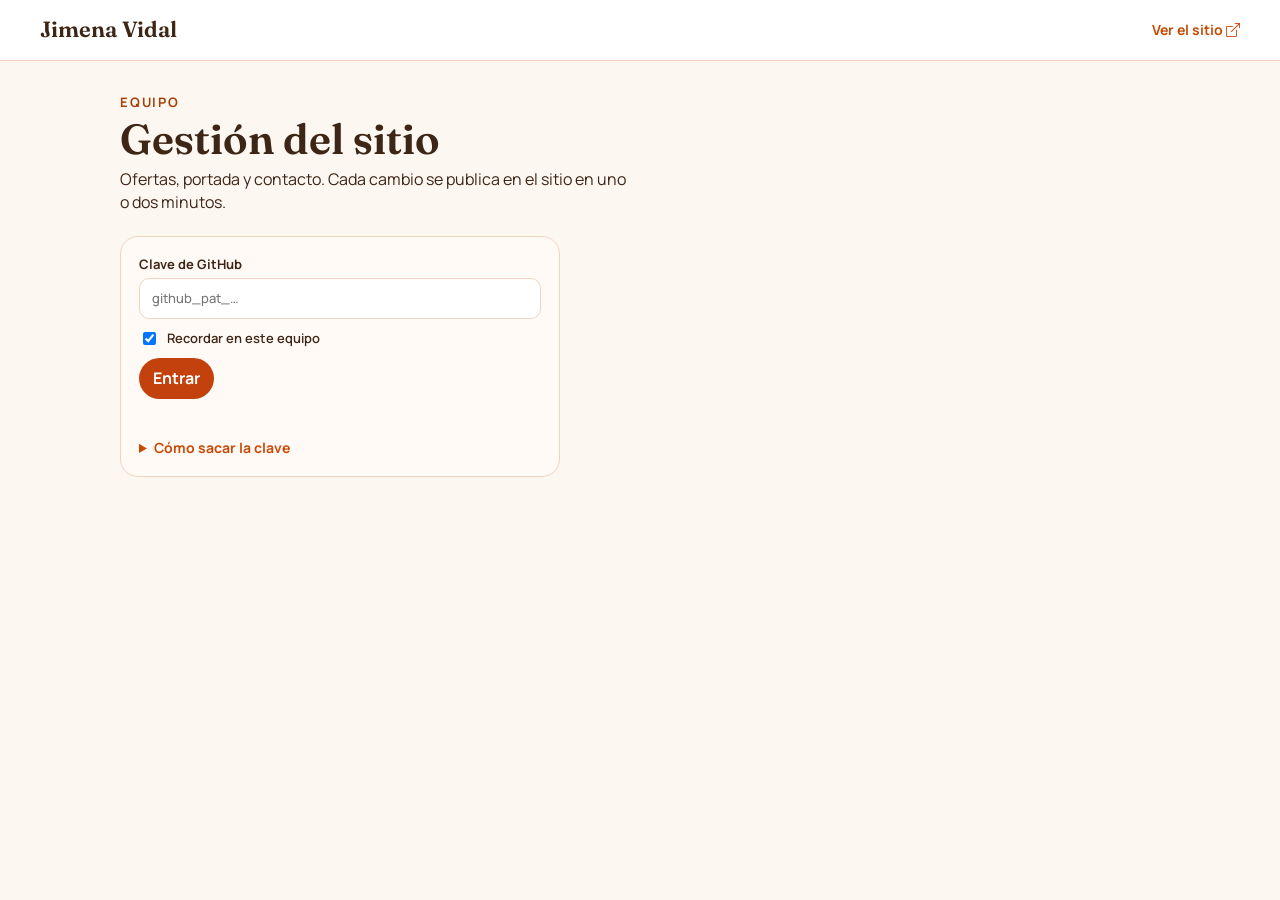
<file: gestion/index.html>
<!doctype html>
<html lang="es">
<head>
<meta charset="utf-8">
<meta name="viewport" content="width=device-width, initial-scale=1">
<meta name="robots" content="noindex, nofollow">
<meta name="description" content="Gestión interna de Jimena Vidal Viajes para cargar ofertas, portada y contacto. No es una página pública.">
<link rel="canonical" href="https://rosariogebala-cyber.github.io/jimenavidal/gestion/">
<title>Gestión del sitio · Jimena Vidal</title>
<link rel="preconnect" href="https://fonts.googleapis.com">
<link rel="preconnect" href="https://fonts.gstatic.com" crossorigin>
<link href="https://fonts.googleapis.com/css2?family=Fraunces:opsz,wght@9..144,620&family=Manrope:wght@400;500;600;700&display=swap" rel="stylesheet">
<link href="https://cdn.jsdelivr.net/npm/bootstrap-icons@1.11.3/font/bootstrap-icons.min.css" rel="stylesheet">
<link href="gestion.css" rel="stylesheet">
</head>
<body>
<a class="jg-skip" href="#gestion">Saltar al&nbsp;contenido</a>
<header class="jg-head">
  <a class="jg-marca" href="../">Jimena Vidal</a>
  <a class="jg-ver" href="../" target="_blank" rel="noopener">Ver el sitio <i class="bi bi-box-arrow-up-right" aria-hidden="true"></i></a>
</header>

<main class="jv-gestor" id="gestion" tabindex="-1">
  <p class="jg-kicker">Equipo</p>
  <h1>Gestión del&nbsp;sitio</h1>
  <p class="jv-lead">Ofertas, portada y contacto. Cada cambio se publica en el sitio en uno o dos&nbsp;minutos.</p>

  <form class="jv-clave-form" data-entrar hidden>
    <label>Clave de GitHub<input type="password" name="clave" autocomplete="off" spellcheck="false" required placeholder="github_pat_…"></label>
    <label class="jg-recordar"><input type="checkbox" name="recordar" checked> Recordar en este&nbsp;equipo</label>
    <button class="jv-go" type="submit">Entrar</button>
    <p class="jv-msg" data-clave-msg role="status"></p>
    <details class="jg-ayuda">
      <summary>Cómo sacar la&nbsp;clave</summary>
      <ol>
        <li>Entrá a <a href="https://github.com/settings/personal-access-tokens/new" target="_blank" rel="noopener">GitHub · Fine-grained token</a> con la cuenta del&nbsp;sitio.</li>
        <li>En <b>Repository access</b> elegí <b>Only select repositories</b> y marcá <b>jimenavidal</b>.</li>
        <li>En <b>Permissions → Contents</b> elegí <b>Read and&nbsp;write</b>.</li>
        <li>Generala, copiala y pegala&nbsp;acá.</li>
      </ol>
      <p>Esa clave solo sirve para este sitio. Si se pierde, se borra en GitHub y se saca&nbsp;otra.</p>
    </details>
  </form>

  <div class="jv-app" hidden>
    <div class="jv-top">
      <div class="jg-tabs" role="tablist" aria-label="Secciones">
        <button type="button" role="tab" id="tab-ofertas" aria-controls="panel-ofertas" aria-selected="true" tabindex="0" data-tab="ofertas">Ofertas</button>
        <button type="button" role="tab" id="tab-portada" aria-controls="panel-portada" aria-selected="false" tabindex="-1" data-tab="portada">Portada</button>
        <button type="button" role="tab" id="tab-contacto" aria-controls="panel-contacto" aria-selected="false" tabindex="-1" data-tab="contacto">Contacto</button>
      </div>
      <button type="button" data-recargar>Actualizar</button>
      <button type="button" data-salir>Salir</button>
      <p class="jg-publicando" data-publicando role="status" hidden></p>
    </div>
    <p class="jv-msg" data-app-msg role="status"></p>

    <div id="panel-ofertas" role="tabpanel" aria-labelledby="tab-ofertas" data-panel="ofertas">
    <div class="jg-acciones"><button class="jv-nueva" type="button">Nueva oferta</button></div>
    <form class="jv-form" hidden novalidate>
      <h2 data-form-title>Nueva oferta</h2>
      <details class="jg-ayuda" data-importar-texto>
        <summary>Completar desde un texto del proveedor</summary>
        <p class="jv-hint">Pegá el texto y revisá la propuesta. La foto y las fechas de publicación se cargan aparte. Esta primera versión reconoce formatos habituales; los datos ambiguos se completan a mano.</p>
        <label>Texto de la oferta<textarea data-texto-proveedor rows="7" maxlength="12000" placeholder="Punta Cana · 7 noches&#10;Salida desde Ezeiza el 15 de enero&#10;Hotel Barceló Bávaro 5★ · All inclusive&#10;Aéreo y traslados incluidos&#10;USD 1.850 por persona, base doble"></textarea></label>
        <button type="button" data-analizar-texto>Preparar propuesta</button>
        <div class="jg-propuesta" data-propuesta-texto role="status"></div>
        <button type="button" data-aplicar-texto hidden>Usar estos datos en el formulario</button>
      </details>
      <div class="jg-editor">
      <div>
      <label>Destino<input name="destino" maxlength="40" required placeholder="Riviera Maya"></label>
      <label>Contenido en la web<select name="tipo_medio"><option value="foto">Foto</option><option value="video">Video</option></select></label>
      <div data-video-campos hidden>
        <label>Enlace directo al video MP4<input name="video_oferta" type="url" placeholder="https://…/video.mp4"></label>
        <p class="jv-hint">El video lleva el texto superpuesto, se reproduce solo, sin sonido y en bucle. Agregá una foto de portada para las piezas de redes.</p>
      </div>
      <label>Foto o portada<input type="file" name="foto" accept="image/jpeg,image/png,image/webp"></label>
      <label>O cargar foto desde un enlace<input name="foto_url" type="url" placeholder="https://…/foto.jpg"></label>
      <button type="button" data-cargar-foto-url>Cargar foto del enlace</button>
      <p class="jv-hint" data-foto-url-msg role="status">El enlace debe permitir descargar la imagen. La foto se guarda en el sitio.</p>
      <p class="jv-hint">La foto se adapta al tamaño de la&nbsp;pieza.</p>
      <div class="jv-row">
        <label>Noches<input name="noches" type="number" min="1" max="21" value="7"></label>
        <label>Sale de<input name="origen" maxlength="24" value="Rosario"></label>
      </div>
      <p class="jv-hint" data-stay>7 noches se publican como 8 días / 7&nbsp;noches.</p>
      <label>Fechas<input name="fechas" maxlength="28" placeholder="12 jun – 19 jun, o salidas en junio"></label>
      <p class="jv-hint">Sale en la pieza, bajo el&nbsp;origen.</p>
      <fieldset class="jg-grupo">
      <legend class="jg-label">Qué incluye</legend>
      <p class="jv-hint">Solo entra lo que tenga&nbsp;tilde.</p>
      <div class="jv-checks">
        <label><input type="checkbox" name="incluye" value="aereo" data-icono="airplane"> Vuelo</label>
        <label><input type="checkbox" name="incluye" value="equipaje" data-icono="suitcase-lg"> Equipaje</label>
        <label><input type="checkbox" name="incluye" value="traslado" data-icono="bus-front"> Traslados</label>
        <label><input type="checkbox" name="incluye" value="excursion" data-icono="geo-alt"> Visitas</label>
        <label><input type="checkbox" name="incluye" value="guia" data-icono="person"> Guía en español</label>
        <label><input type="checkbox" name="incluye" value="hotel" data-icono="building"> Alojamiento</label>
        <label><input type="checkbox" name="incluye" value="desayuno" data-icono="cup-hot"> Desayuno</label>
        <label><input type="checkbox" name="incluye" value="asistencia" data-icono="plus-lg"> Asistencia</label>
      </div>
      </fieldset>
      <div class="jv-row">
        <label>Vuelo<select name="vuelo"><option value="">Sin aclarar</option><option value="directo">Directo</option><option value="con escala">Con escala</option></select></label>
        <label>Comidas<select name="regimen"><option value="">Sin régimen</option><option>Desayuno</option><option>Media pensión</option><option>All inclusive</option></select></label>
      </div>
      <p class="jv-hint">En la pieza se lee Vuelo directo o Vuelo con&nbsp;escala.</p>
      <label>Moneda<select name="moneda"><option>USD</option><option>ARS</option><option>EUR</option></select></label>
      <div class="jv-row">
        <label>Precio antes<input name="precio_antes" inputmode="numeric" maxlength="9" placeholder="2490"></label>
        <label>Precio ahora<input name="precio" inputmode="numeric" maxlength="9" placeholder="1890"></label>
      </div>
      <p class="jv-hint">El anterior sale tachado. Si el de ahora queda vacío, la pieza no lo&nbsp;muestra.</p>
      <label>Plan<select name="precio_nota">
        <option value="">Sin plan</option>
        <option>Por pasajero adulto en base doble</option>
        <option>Por pasajero adulto en base triple</option>
        <option>Plan familiar (2 adulto + 1 menor hasta 11 años)</option>
        <option>Plan familiar (2 adulto + 2 menores hasta 11 años)</option>
      </select></label>
      <p class="jv-hint">Si no elegís plan, no entra en la&nbsp;pieza.</p>
      <div class="jv-row">
        <label>Hotel<input name="hotel" maxlength="32" placeholder="Nombre del hotel"></label>
        <label>Estrellas<select name="estrellas"><option value="">Sin estrellas</option><option value="3">3</option><option value="4">4</option><option value="5">5</option></select></label>
      </div>
      <p class="jv-hint">Salen bajo Alojamiento. Si el hotel queda vacío, no se&nbsp;muestra.</p>
      <span class="jg-label">Cuándo se ve en el sitio</span>
      <div class="jv-row">
        <label>Aparece el<input name="desde" type="date"></label>
        <label>Se saca después del<input name="hasta" type="date" aria-describedby="hasta-ayuda"><small class="jv-hint" id="hasta-ayuda">Último día visible. Se oculta al día siguiente.</small></label>
      </div>
      <p class="jv-hint">Vacías: se ve mientras esté publicada. Las fechas son en hora de Argentina y se aplican aunque no entres a la&nbsp;gestión.</p>
      </div>
      <aside class="jg-vista" aria-labelledby="jg-vista-titulo">
        <h3 id="jg-vista-titulo">Vista previa de la web</h3>
        <p class="jv-hint">Se actualiza a medida que editás. Guardá como pendiente para generar y revisar las piezas finales antes de&nbsp;publicar.</p>
        <article class="jg-vista-ficha" data-vista-oferta>
          <div class="jg-vista-foto">
            <img src="[data-uri]" alt="" width="1200" height="1200" hidden>

            <span><i class="bi bi-image" aria-hidden="true"></i> Foto del destino</span>
          </div>
          <h4 data-vista-destino>Nombre del destino</h4>
          <p class="jg-vista-meta"><span data-vista-fechas></span> <span data-vista-estrellas></span></p>
          <p class="jg-vista-precio" data-vista-precio hidden></p>
          <p class="jg-vista-incluye" data-vista-incluye hidden></p>
          <p class="jg-vista-detalle" data-vista-detalle hidden></p>
          <div class="jg-vista-marco" data-video-marco hidden>
            <video data-vista-video muted loop playsinline preload="metadata" hidden></video>
            <img data-video-overlay src="[data-uri]" width="1200" height="1200" hidden alt="Texto de la última pieza generada">
          </div>
          <p class="jv-hint" data-overlay-aviso hidden>El texto superpuesto se genera al guardar. La vista previa usa la última pieza generada, si existe.</p>
          <span class="jg-vista-cta">Escribinos <i class="bi bi-whatsapp" aria-hidden="true"></i></span>
        </article>
      </aside>
      </div>
      <details class="jg-pieza" hidden>
        <summary>Ver las últimas piezas generadas</summary>
        <p class="jv-hint">Corresponden a la última versión procesada. Los cambios del formulario se reflejan después de&nbsp;guardar.</p>
        <div class="jg-piezas">
          <figure><img data-pieza="card" src="[data-uri]" alt="" width="1200" height="1200" loading="lazy" decoding="async"><figcaption>Ficha web</figcaption></figure>
          <figure><img data-pieza="post" src="[data-uri]" alt="" width="1080" height="1350" loading="lazy" decoding="async"><figcaption>Post</figcaption></figure>
          <figure><img data-pieza="reel" src="[data-uri]" alt="" width="1080" height="1920" loading="lazy" decoding="async"><figcaption>Reel</figcaption></figure>
        </div>
        <div data-bajar></div>
      </details>
      <div class="jv-actions">
        <button class="jv-go" type="submit" value="guardar" data-guardar hidden>Guardar</button>
        <button class="jv-go" type="submit" value="publicada" data-publicar>Publicar</button>
        <button type="submit" value="pendiente" data-pendiente>Guardar pendiente</button>
        <button type="button" data-cerrar>Cerrar</button>
      </div>
      <p class="jv-msg" data-form-msg role="status"></p>
    </form>

    <div class="jv-cols">
      <section class="jv-col" data-col="publicada">
        <h2>Publicadas<span class="jg-cuenta" data-cuenta></span></h2>
        <p class="jv-hint">Podés destacar hasta cuatro. Esas van arriba, sobre la foto&nbsp;principal.</p>
        <div data-list></div>
      </section>
      <section class="jv-col" data-col="pendiente">
        <h2>Pendientes<span class="jg-cuenta" data-cuenta></span></h2>
        <p class="jv-hint">No se ven en el sitio hasta que las&nbsp;publiques.</p>
        <div data-list></div>
      </section>
    </div>
    </div>

    <div id="panel-portada" role="tabpanel" aria-labelledby="tab-portada" data-panel="portada" hidden>
      <div class="jg-acciones"><button class="jv-nueva" type="button" data-nueva-portada>Nueva diapositiva</button></div>

      <form class="jv-form" data-form-portada hidden novalidate>
        <h2 data-form-title>Nueva diapositiva</h2>
        <div class="jv-row">
          <label>Título<input name="titulo" maxlength="50" required placeholder="Si vas a Europa,"></label>
          <label>Parte destacada<input name="destacado" maxlength="40" placeholder="te lo explicamos."></label>
        </div>
        <p class="jv-hint">La parte destacada sale en naranja, después del título. Puede quedar&nbsp;vacía.</p>
        <label>Bajada<input name="bajada" maxlength="120" placeholder="Te contamos el ingreso, el equipaje y el check-in antes de salir."></label>
        <label>Video<input name="video" type="url" inputmode="url" placeholder="https://videos.pexels.com/…mp4"></label>
        <p class="jv-hint">Pegá el link del video (.mp4) de Pexels o Pixabay. Si cargás una foto, se usa la&nbsp;foto.</p>
        <label>Foto<input type="file" name="foto" accept="image/jpeg,image/png,image/webp"></label>
        <label class="jg-check" data-quitar-foto hidden><input type="checkbox" name="quitar_foto"> Quitar la foto y usar el&nbsp;video</label>
        <img class="jv-preview" src="[data-uri]" alt="" hidden>
        <video class="jv-preview" muted playsinline preload="none" hidden></video>
        <div class="jv-row">
          <label>Lugar<input name="lugar" maxlength="24" placeholder="Roma"></label>
          <label>Qué se ve<input name="descripcion" maxlength="90" placeholder="Vista aérea del Coliseo al amanecer"></label>
        </div>
        <p class="jv-hint">El lugar sale grande, abajo a la derecha. "Qué se ve" no se muestra: lo leen los lectores de pantalla y&nbsp;Google.</p>
        <span class="jg-label">Etiquetas</span>
        <p class="jv-hint">Hasta tres, bajo la bajada. Las vacías no se&nbsp;muestran.</p>
        <div class="jv-row jg-tres">
          <input name="etiqueta1" maxlength="28" aria-label="Etiqueta 1" placeholder="Aéreo y hotel">
          <input name="etiqueta2" maxlength="28" aria-label="Etiqueta 2" placeholder="Plan familiar">
          <input name="etiqueta3" maxlength="28" aria-label="Etiqueta 3" placeholder="Check-in y equipaje">
        </div>
        <div class="jv-row">
          <label>Texto del botón<input name="boton" maxlength="24" placeholder="Quiero viajar"></label>
          <label>Nombre corto<input name="etiqueta" maxlength="20" placeholder="Europa"></label>
        </div>
        <p class="jv-hint">El botón abre WhatsApp. El nombre corto lo usan los puntitos del carrusel para lectores de&nbsp;pantalla.</p>
        <label>Mensaje de WhatsApp<input name="mensaje" maxlength="120" placeholder="Hola, quiero consultar un pasaje al exterior"></label>
        <label>Estilo<select name="estilo"><option value="">Normal</option><option value="grande">Título grande</option></select></label>
        <div class="jv-actions">
          <button class="jv-go" type="submit">Guardar</button>
          <button type="button" data-cerrar>Cerrar</button>
        </div>
        <p class="jv-msg" data-form-msg role="status"></p>
      </form>

      <div class="jv-cols" data-cols-portada>
        <section class="jv-col">
          <h2>En la portada<span class="jg-cuenta" data-cuenta></span></h2>
          <p class="jv-hint">Se muestran en este orden. La primera es la que se ve al&nbsp;entrar.</p>
          <div data-list-portada></div>
        </section>
        <section class="jv-col">
          <h2>Archivadas<span class="jg-cuenta" data-cuenta-archivadas></span></h2>
          <p class="jv-hint">No se ven en el sitio. Podés volver a mostrarlas cuando&nbsp;quieras.</p>
          <div data-list-archivadas></div>
        </section>
      </div>
    </div>

    <div id="panel-contacto" role="tabpanel" aria-labelledby="tab-contacto" data-panel="contacto" hidden>
      <form class="jv-form" data-form-contacto novalidate>
        <h2>Datos de contacto</h2>
        <p class="jv-hint">Se cambian en todo el sitio: barra de arriba, botones de WhatsApp, Dónde estamos, mapa y&nbsp;pie.</p>

        <span class="jg-label">Teléfono y WhatsApp</span>
        <div class="jv-row">
          <label>Teléfono<input name="telefono" type="tel" maxlength="24" placeholder="+54 341 493-0560"></label>
          <label>WhatsApp<input name="whatsapp" type="tel" maxlength="24" placeholder="+54 9 341 695-3818"></label>
        </div>
        <p class="jv-hint">El WhatsApp va con +54 y el 9 adelante. El teléfono se ve tal cual lo&nbsp;escribas.</p>
        <label>Mensaje de WhatsApp<input name="mensaje" maxlength="120" placeholder="Hola, quiero consultar un pasaje al exterior"></label>
        <p class="jv-hint">Es el texto que ya viene escrito al tocar Consultar o Escribinos. Las promos y la portada usan el&nbsp;suyo.</p>

        <span class="jg-label">Horarios</span>
        <label>Horario de atención<input name="horario" maxlength="40" placeholder="Lun a Vie, 9 a 12:30 h"></label>
        <p class="jv-hint">Sale en la barra de arriba y en Dónde&nbsp;estamos.</p>
        <label>Horario de respuesta<input name="respuesta" maxlength="60" placeholder="de lunes a viernes, de 9 a 18 h"></label>
        <p class="jv-hint">Completa la frase de la banda naranja: "Contanos qué necesitás y te respondemos…". Empezá en&nbsp;minúscula.</p>

        <span class="jg-label">Dónde estamos</span>
        <div class="jv-row">
          <label>Dirección<input name="direccion" maxlength="60" placeholder="Pellegrini 1798, Local 1"></label>
          <label>Localidad<input name="localidad" maxlength="40" placeholder="Funes, Santa Fe"></label>
        </div>
        <p class="jv-hint">El mapa busca la calle y la localidad. Lo que va después de la primera coma (Local 1) solo se&nbsp;muestra.</p>

        <span class="jg-label">Email y redes</span>
        <label>Email<input name="email" type="email" maxlength="60" placeholder="info@jimenavidal.tur.ar"></label>
        <div class="jv-row">
          <label>Instagram<input name="instagram" type="url" inputmode="url" placeholder="https://www.instagram.com/jimenavidalviajes/"></label>
          <label>Facebook<input name="facebook" type="url" inputmode="url" placeholder="https://facebook.com/…"></label>
        </div>
        <p class="jv-hint">Pegá el link completo del perfil. Si lo dejás vacío, el ícono no se&nbsp;muestra.</p>
        <label>Legajo<input name="legajo" maxlength="40" placeholder="Legajo ARAV 16675"></label>
        <p class="jv-hint">Sale en el pie, al lado del&nbsp;©.</p>

        <div class="jv-actions">
          <button class="jv-go" type="submit">Guardar</button>
          <button type="button" data-deshacer>Deshacer cambios</button>
        </div>
        <p class="jv-msg" data-form-msg role="status"></p>
      </form>
    </div>
  </div>
</main>

<script src="texto-oferta.js?v=1" defer></script>
<script src="gestion.js" defer></script>
</body>
</html>
</file>
<file: gestion/gestion.css>
*, *::before, *::after { box-sizing: border-box; }
html, body { margin: 0; }
body { font-family: Manrope, system-ui, sans-serif; color: #3d2616; background: #fdf7f2; line-height: 1.45; }
h1, h2, h3, summary { text-wrap: balance; }
p, li { text-wrap: pretty; }
[hidden] { display: none !important; }
a { color: #c94a06; }
a:focus-visible, button:focus-visible, input:focus-visible, select:focus-visible, textarea:focus-visible, summary:focus-visible {
  outline: 2px solid #0b1f38;
  outline-offset: 2px;
}
.jg-skip { position: absolute; left: 12px; top: 12px; z-index: 30; padding: 8px 12px; background: #fff; color: #3d2616; font-weight: 700; text-decoration: none; border-radius: 8px; }
.jg-skip:not(:focus) { clip-path: inset(50%); width: 1px; height: 1px; overflow: hidden; white-space: nowrap; }

.jg-head { display: flex; align-items: center; justify-content: space-between; gap: 12px; padding: 14px clamp(16px, 4vw, 40px); background: #fff; border-bottom: 1px solid #f0d4c0; }
.jg-marca { font-family: Fraunces, Georgia, serif; font-size: 22px; font-weight: 620; color: #3d2616; text-decoration: none; }
.jg-ver { font-size: 14px; font-weight: 700; text-decoration: none; }

.jv-gestor { max-width: 1120px; margin: 0 auto; padding: 32px clamp(16px, 4vw, 40px) 80px; }
.jg-kicker { margin: 0 0 4px; color: #a43f07; font-size: 13px; font-weight: 700; letter-spacing: .14em; text-transform: uppercase; }
.jv-gestor h1, .jv-gestor h2 { font-family: Fraunces, Georgia, serif; font-weight: 620; }
.jv-gestor h1 { margin: 0 0 6px; font-size: clamp(30px, 5vw, 42px); line-height: 1.1; }
.jv-lead { max-width: 38rem; margin: 0 0 22px; }

.jv-gestor button { border: 0; border-radius: 999px; padding: 9px 14px; font: inherit; font-weight: 700; cursor: pointer; background: #fff; color: #3d2616; box-shadow: inset 0 0 0 1px #f0d4c0; }
.jv-gestor button[disabled] { opacity: .45; cursor: default; }
.jv-go, .jv-nueva, .jv-gestor button.is-on { background: #c2410c !important; color: #fff !important; box-shadow: none !important; }

.jv-clave-form { max-width: 440px; background: #fffaf6; border: 1px solid #f0d4c0; border-radius: 18px; padding: 18px; }
.jv-form label, .jv-clave-form label { display: grid; gap: 4px; margin-bottom: 10px; font-size: 13px; font-weight: 700; }
.jv-form input, .jv-form select, .jv-form textarea, .jv-clave-form input { width: 100%; border: 1px solid #f0d4c0; border-radius: 10px; padding: 10px 12px; font: inherit; font-weight: 500; color: #3d2616; background: #fff; }
.jg-grupo { border: 0; margin: 0 0 12px; padding: 0; min-inline-size: 0; }
.jg-grupo > .jg-label { padding: 0; }
.jg-propuesta { white-space: pre-line; }
.jv-clave-form .jg-recordar { display: flex; align-items: center; gap: 8px; font-weight: 600; }
.jv-clave-form .jg-recordar input, .jv-checks input { width: auto; }
.jg-ayuda { margin-top: 14px; font-size: 14px; }
.jg-ayuda summary { cursor: pointer; font-weight: 700; color: #c94a06; }
.jg-ayuda ol { padding-left: 20px; margin: 10px 0; }
.jg-ayuda li { margin-bottom: 6px; }

.jv-top { display: flex; flex-wrap: wrap; gap: 8px; align-items: center; }
.jg-publicando { margin: 0 0 0 auto; display: inline-flex; align-items: center; gap: 8px; font-size: 14px; font-weight: 700; color: #7a5644; }
.jg-publicando.is-ok { color: #1f7a3d; }
.jg-publicando .jg-giro { width: 14px; height: 14px; border-radius: 50%; border: 2px solid #f0d4c0; border-top-color: #e4570a; animation: jg-giro .8s linear infinite; }
@keyframes jg-giro { to { transform: rotate(360deg); } }
@media (prefers-reduced-motion: reduce) { .jg-publicando .jg-giro { animation: none; } }

.jv-msg { min-height: 1.2em; margin: 8px 0 0; font-size: 14px; font-weight: 600; }
.jv-msg.is-ok { color: #a43f07; }
.jv-msg.is-warn { color: #9a3412; }
.jg-toast { position: fixed; left: 50%; bottom: 20px; z-index: 20; transform: translateX(-50%); width: max-content; max-width: min(560px, calc(100% - 32px)); margin: 0; padding: 12px 18px; border-radius: 14px; background: #3d2616; color: #fff; box-shadow: 0 12px 30px -10px rgba(61, 38, 22, .55); }
.jg-toast:empty { display: none; }
.jg-toast.is-ok { background: #1f7a3d; color: #fff; }
.jg-toast.is-warn { background: #9a3412; color: #fff; }
.jv-acts button.is-guardando i { animation: jg-giro .8s linear infinite; }
@media (prefers-reduced-motion: reduce) {
  .jv-acts button.is-guardando i { animation: none; }
  *, *::before, *::after { animation-duration: .01ms !important; animation-iteration-count: 1 !important; transition-duration: .01ms !important; scroll-behavior: auto !important; }
}

.jv-cols { display: grid; grid-template-columns: 1fr; gap: 18px; margin: 16px 0; }
.jv-col { background: #fffaf6; border: 1px solid #f0d4c0; border-radius: 18px; padding: 16px 16px 8px; }
.jv-col h2 { margin: 0 0 6px; font-size: 20px; }
.jg-cuenta { margin-left: 6px; font-family: Manrope, system-ui, sans-serif; font-size: 15px; font-weight: 600; color: #7a5644; }
.jv-col [data-list] { display: grid; grid-template-columns: 1fr; }
.jv-item { display: grid; grid-template-columns: 76px minmax(0, 1fr) auto; align-items: center; gap: 14px; padding: 10px 0; border-top: 1px solid #f0d4c0; }
.jv-item > img, .jv-item > video, .jv-item .jg-sin-foto { width: 76px; height: 76px; object-fit: cover; border-radius: 12px; background: #f3e3d6; }
[data-cols-portada] .jv-item > img, [data-cols-portada] .jv-item > video { width: 120px; height: 68px; }
[data-cols-portada] .jv-item { grid-template-columns: 120px minmax(0, 1fr) auto; }
@media (max-width: 700px) { [data-cols-portada] .jv-item { grid-template-columns: 120px minmax(0, 1fr); } }
@media (max-width: 420px) {
  [data-cols-portada] .jv-item { grid-template-columns: 84px minmax(0, 1fr); }
  [data-cols-portada] .jv-item > img, [data-cols-portada] .jv-item > video { width: 84px; height: 56px; }
}

.jg-tabs { display: inline-flex; gap: 4px; padding: 4px; margin-right: auto; border-radius: 999px; background: #fff; box-shadow: inset 0 0 0 1px #f0d4c0; }
.jv-gestor .jg-tabs button { box-shadow: none; padding: 8px 18px; }
.jv-gestor .jg-tabs button[aria-selected="true"] { background: #3d2616; color: #fff; }
@media (max-width: 420px) {
  .jg-tabs { display: flex; width: 100%; }
  .jv-gestor .jg-tabs button { flex: 1; padding: 8px 6px; }
}
.jg-acciones { margin: 18px 0 0; }
.jv-form .jg-check { display: flex; align-items: center; gap: 8px; font-weight: 600; }
.jv-form .jg-check input { width: auto; }
.jg-tres { margin-bottom: 12px; }
@media (min-width: 640px) { .jg-tres { grid-template-columns: 1fr 1fr 1fr; } }
.jg-tres input { margin-bottom: 8px; }
video.jv-preview { background: #0b1f38; }
@media (max-width: 700px) {
  .jv-item { grid-template-columns: 76px minmax(0, 1fr); row-gap: 8px; }
  .jv-item .jv-acts { grid-column: 1 / -1; }
}
.jv-item .jg-sin-foto { display: flex; align-items: center; justify-content: center; color: #b58c74; font-size: 26px; }
.jv-item h3 { margin: 0; font-size: 16px; }
.jv-item p { margin: 2px 0; font-size: 13px; line-height: 1.35; }
.jv-item .jg-aviso { color: #9a3412; font-weight: 600; }
.jg-bajar { display: flex; flex-wrap: wrap; gap: 6px; margin: 8px 0 2px !important; }
.jg-bajar a { display: inline-flex; align-items: center; gap: 6px; padding: 6px 12px; border-radius: 999px; background: #3d2616; color: #fff; font-size: 13px; font-weight: 700; text-decoration: none; white-space: nowrap; }
.jg-bajar a:first-child { background: #c2410c; }
.jg-bajar a.jg-wa { background: #1b7a40; }
.jg-bajar a span { font-weight: 500; opacity: .8; }
.jg-bajar a:focus-visible { outline: 2px solid #0b1f38; outline-offset: 2px; }
.jg-bajar-espera { color: #7a5644; }
.jv-item .jg-fecha { display: inline-flex; align-items: center; gap: 6px; margin: 6px 0 2px; padding: 3px 10px; border-radius: 999px; background: #e8f3ec; color: #1f5f34; font-weight: 600; }
.jv-item .jg-fecha.is-prog { background: #fff1e6; color: #a43f07; }
.jv-item .jg-fecha.is-fin { background: #f3e3d6; color: #7a5644; }
.jv-acts { display: flex; flex-wrap: wrap; gap: 6px; }
.jv-acts button, .jv-acts a { width: 32px; height: 32px; padding: 0; display: inline-flex; align-items: center; justify-content: center; font-size: 15px; line-height: 1; }
.jv-acts a { border-radius: 999px; background: #fff; color: #3d2616; box-shadow: inset 0 0 0 1px #f0d4c0; text-decoration: none; }
.jv-acts a[aria-disabled="true"] { opacity: .45; pointer-events: none; }

.jv-form { background: #fff; border: 1px solid #f0d4c0; border-radius: 18px; padding: 18px; margin-top: 12px; box-shadow: 0 10px 30px -18px rgba(61, 38, 22, .35); }
.jv-form h2 { margin: 0 0 12px; font-size: 22px; }
.jg-label { display: block; font-size: 13px; font-weight: 700; }
.jv-row { display: grid; grid-template-columns: 1fr; gap: 0 12px; }
@media (min-width: 640px) { .jv-row { grid-template-columns: 1fr 1fr; } }
.jv-hint { margin: -4px 0 10px; font-size: 12px; font-weight: 500; color: #7a5644; }
.jv-col > .jv-hint { margin: 0 0 8px; }
.jv-checks { display: flex; flex-wrap: wrap; gap: 8px 14px; margin: 0 0 12px; }
.jv-checks label { display: flex; align-items: center; gap: 6px; margin: 0; font-weight: 600; }
.jv-form input[type=file] { padding: 8px; }
.jv-preview { display: block; width: 100%; max-height: 200px; object-fit: cover; border-radius: 12px; margin: 0 0 10px; }
.jg-editor { display: grid; gap: 18px; }
.jg-vista { align-self: start; min-width: 0; background: #fffaf6; border: 1px solid #f0d4c0; border-radius: 16px; padding: 14px; margin-bottom: 14px; }
.jg-vista h3 { margin: 0 0 8px; font-size: 16px; }
.jg-vista-ficha { max-width: 320px; margin: 0 auto; padding: 10px; background: #fff; border-radius: 14px; overflow-wrap: anywhere; }
.jg-vista-foto { aspect-ratio: 1; display: grid; place-items: center; overflow: hidden; border-radius: 12px; background: #f3e3d6; color: #7a5644; font-size: 13px; }
.jg-vista-foto img { width: 100%; height: 100%; object-fit: cover; }
.jg-vista-foto img:not([hidden]) + span { display: none; }
.jg-vista-ficha h4 { margin: 10px 0 2px; font: 560 1.15rem Fraunces, Georgia, serif; }
.jg-vista-ficha p { margin: 4px 0 6px; font-size: 13px; }
.jg-vista-meta, .jg-vista-detalle { color: #7a5644; }
.jg-vista-meta [data-vista-estrellas] { color: #a65a00; white-space: nowrap; }
.jg-vista-marco { position: relative; aspect-ratio: 1; overflow: hidden; border-radius: 12px; margin: 12px 0; }
.jg-vista-marco video { display: block; width: 100%; height: 100%; object-fit: cover; }
.jg-vista-marco img { position: absolute; inset: 0; width: 100%; height: 100%; pointer-events: none; }
.jg-vista-ficha .jg-vista-precio { color: #a43f07; font-size: 1.05rem; font-weight: 700; }
.jg-vista-precio s { color: #7a5644; font-size: .85rem; margin-right: 6px; }
.jg-vista-incluye { display: flex; flex-wrap: wrap; gap: 4px 10px; }
.jg-vista-cta { display: inline-flex; align-items: center; gap: 8px; margin-top: 6px; padding-bottom: 3px; border-bottom: 1px solid; font-size: 14px; font-weight: 700; }
@media (min-width: 860px) {
  .jg-editor { grid-template-columns: minmax(0, 1fr) minmax(260px, 320px); }
  .jg-vista { position: sticky; top: 16px; }
}
.jg-pieza { margin: 4px 0 14px; }
.jg-pieza summary { cursor: pointer; font-size: 14px; font-weight: 700; }
.jg-pieza .jv-hint { margin: 6px 0 10px; }
.jg-piezas { display: grid; grid-template-columns: repeat(auto-fit, minmax(min(100%, 140px), 1fr)); gap: 12px; }
.jg-piezas figure { margin: 0; }
.jg-pieza img { display: block; width: min(200px, 100%); height: auto; border-radius: 12px; }
.jg-pieza figcaption { margin-top: 6px; font-size: 12px; color: #7a5644; }
.jv-actions { display: flex; flex-wrap: wrap; gap: 8px; }
</file>
